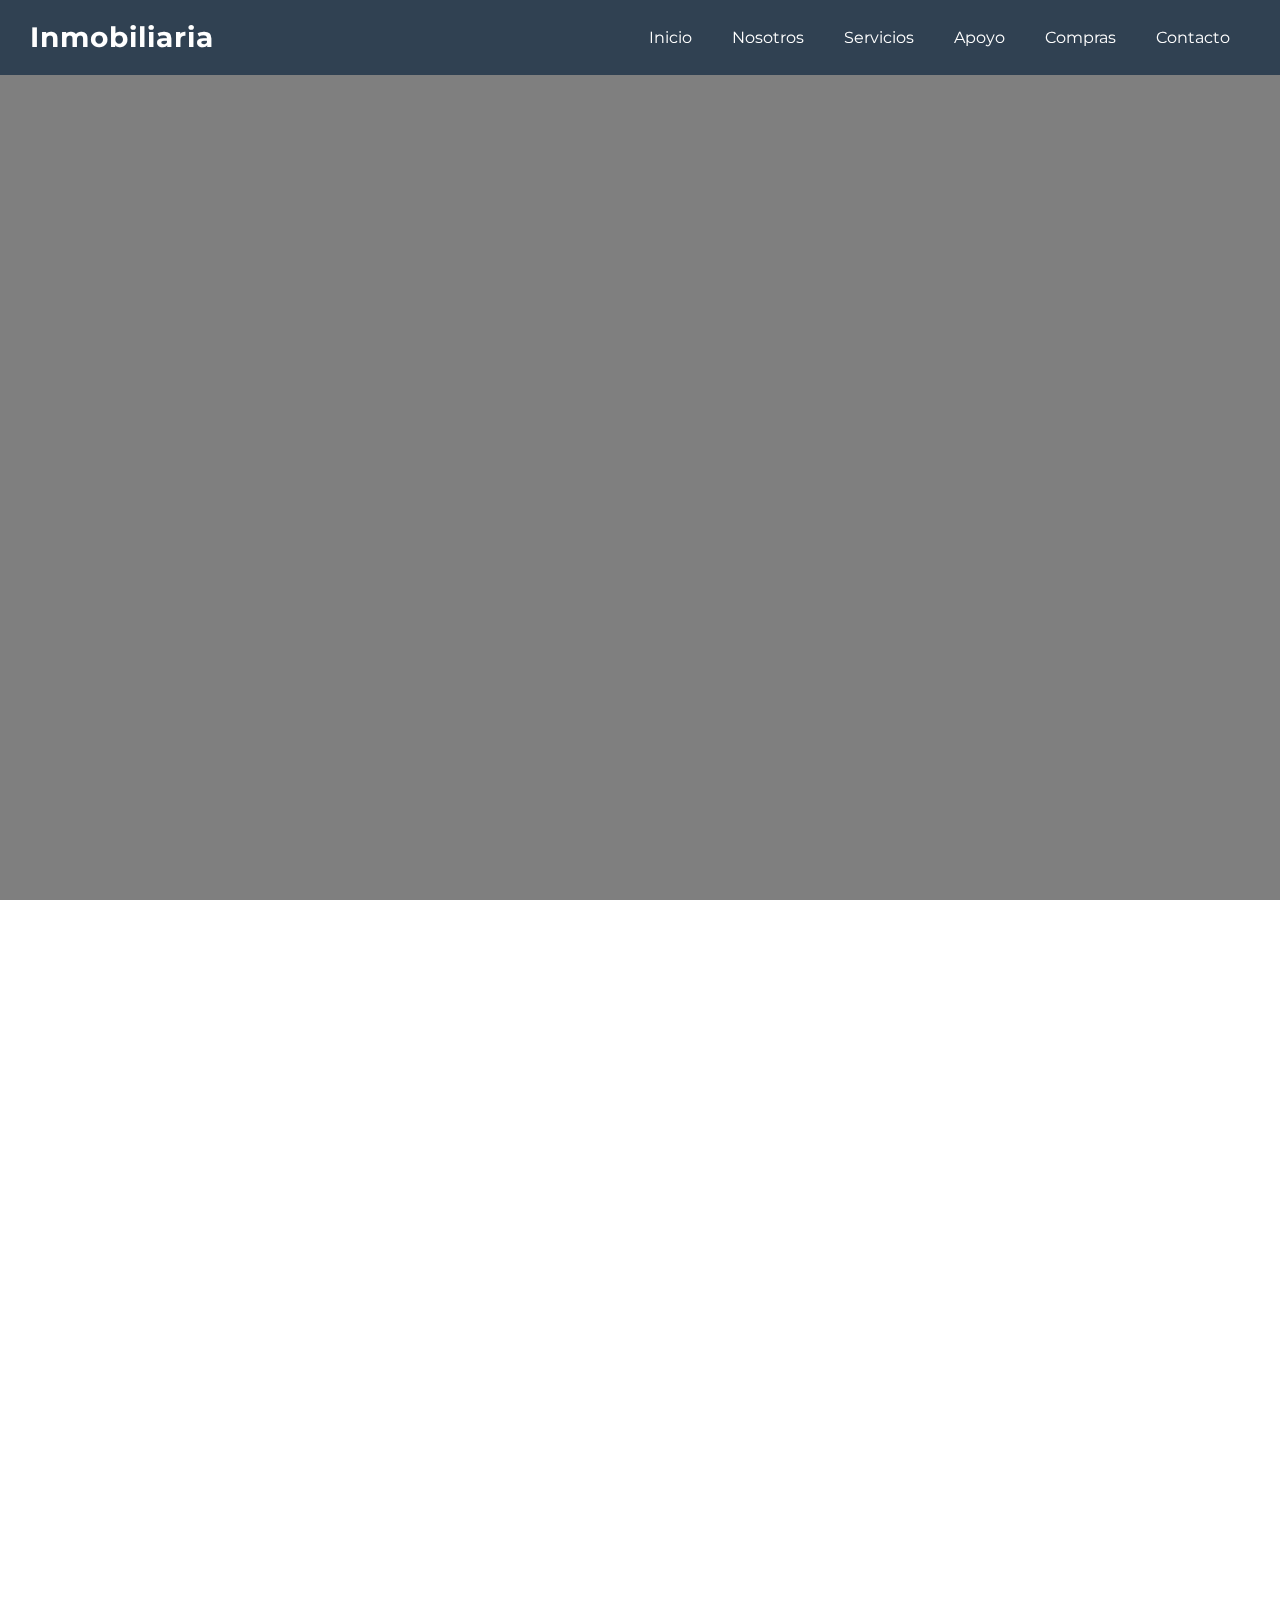
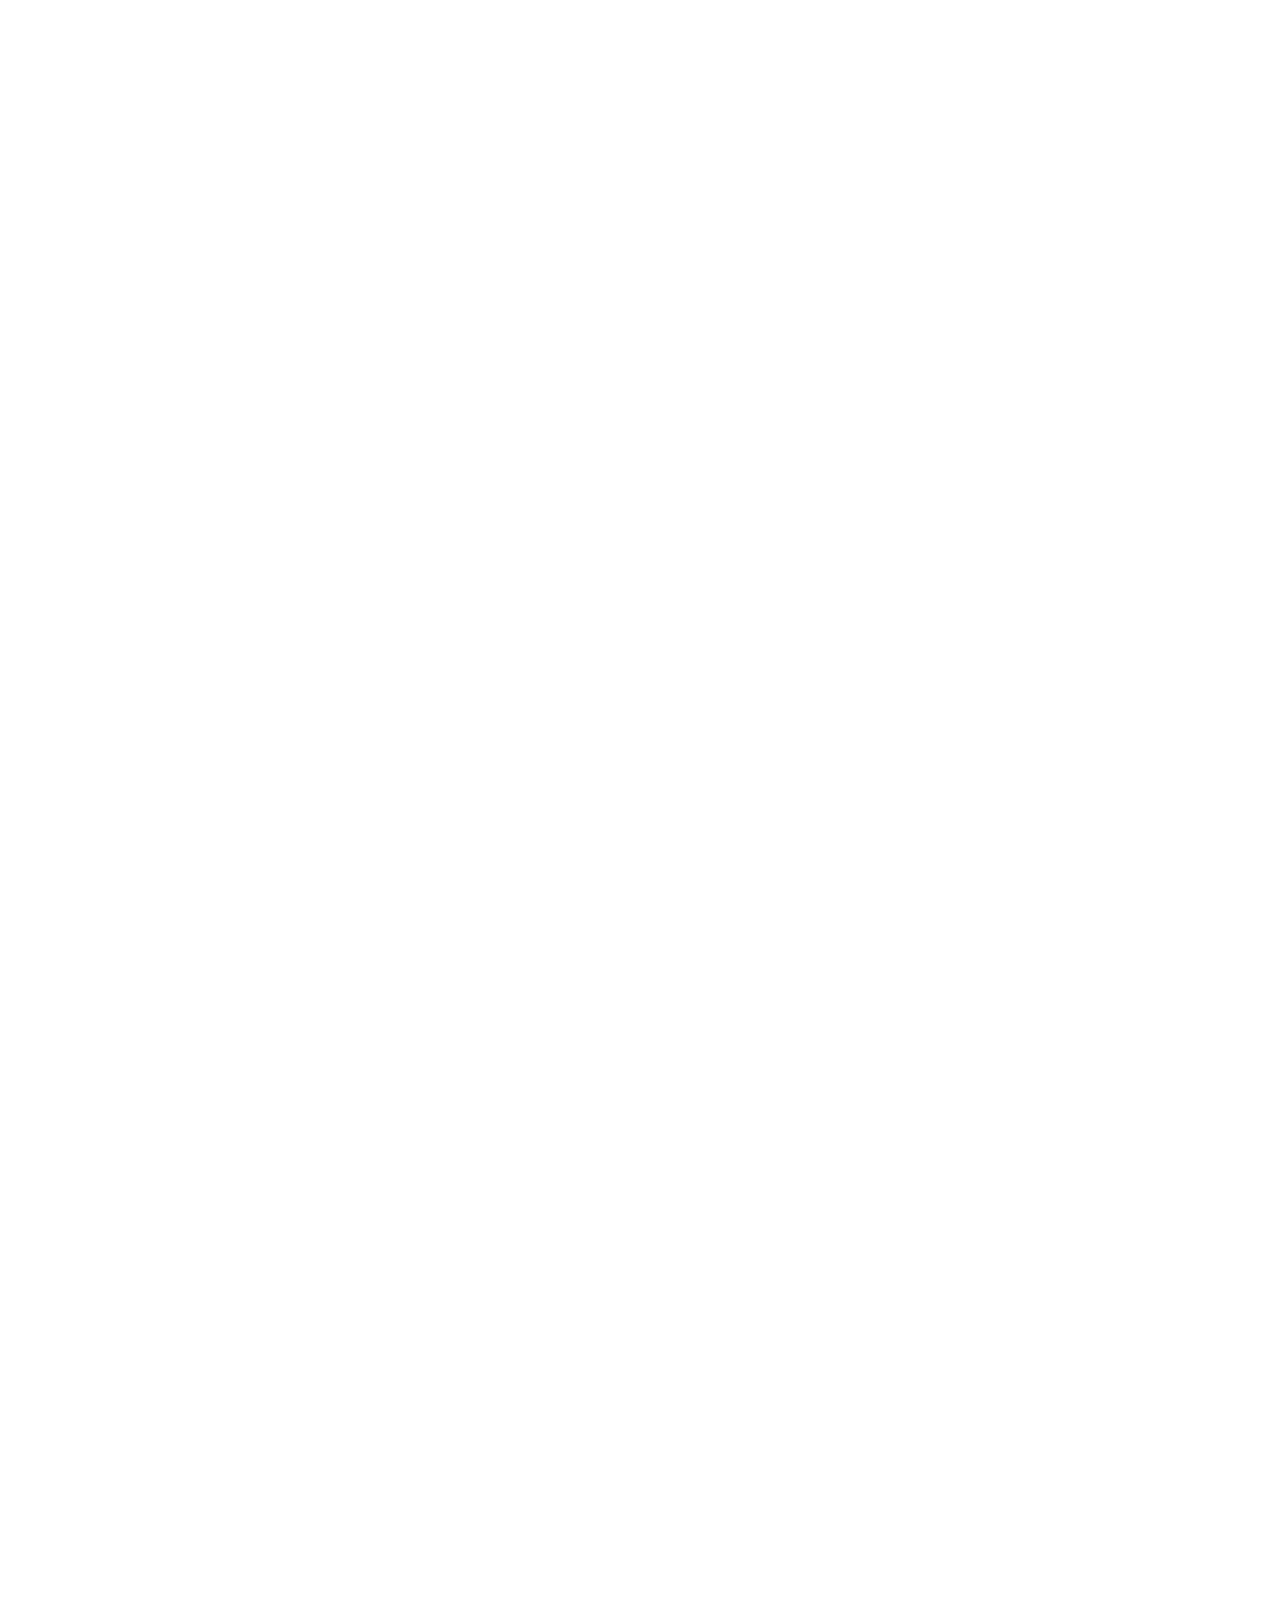
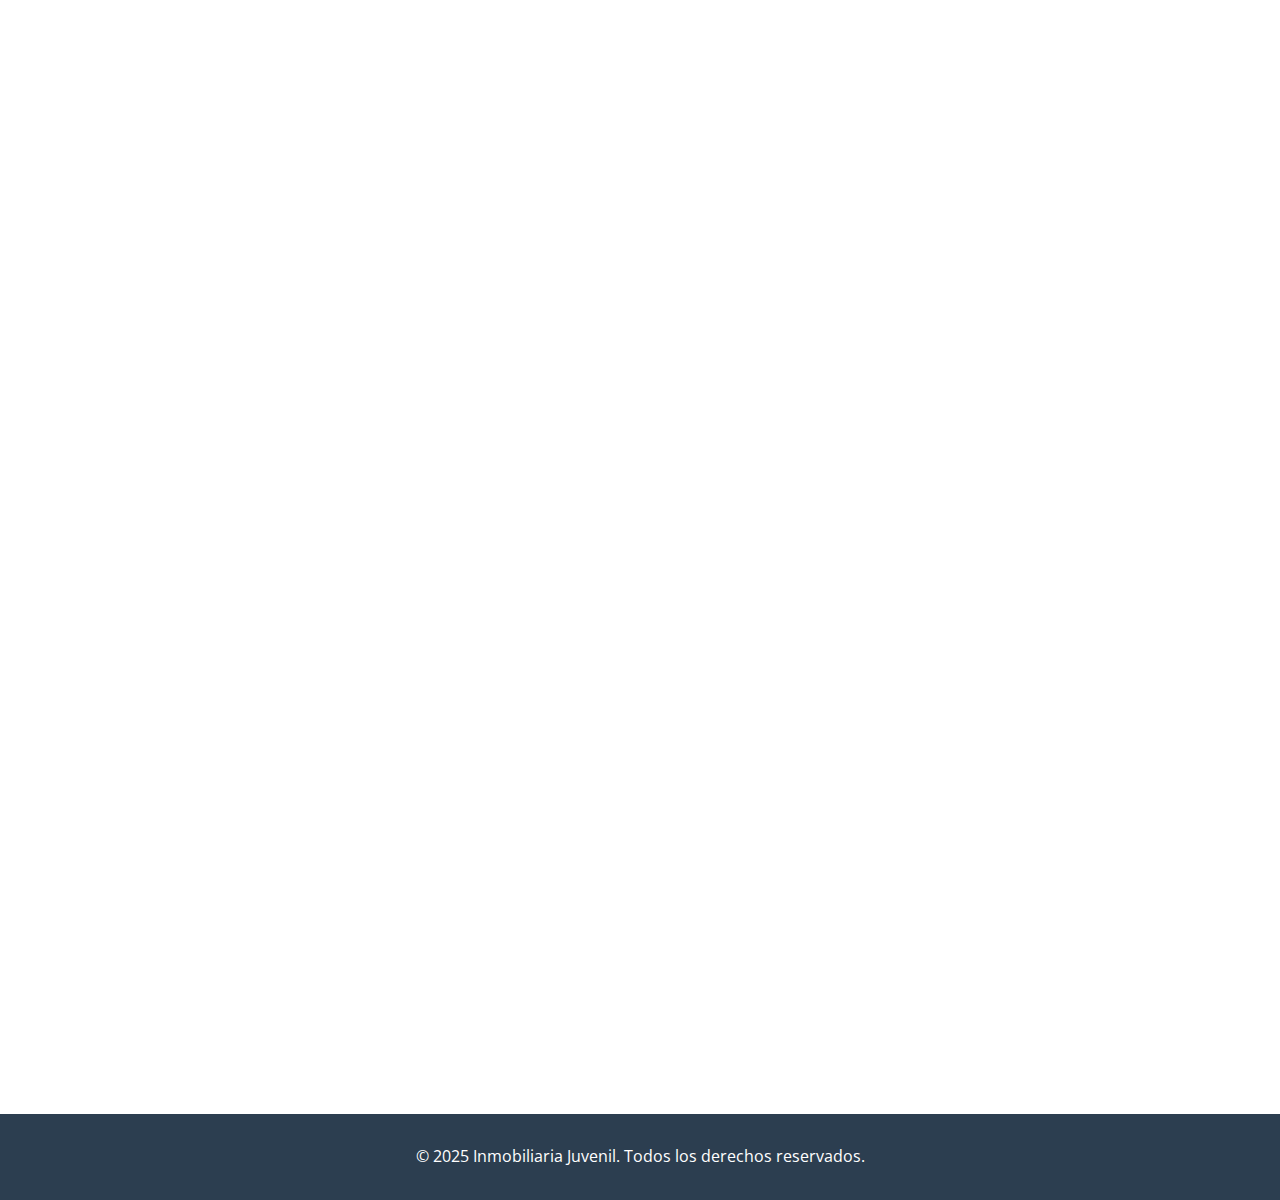
<file: index.html>
<!DOCTYPE html>
<html lang="es">
<head>
    <meta charset="UTF-8">
    <meta name="viewport" content="width=device-width, initial-scale=1.0">
    <meta name="description" content="Cuna de Piedra - Artesanía en piedra natural para transformar tus espacios">
    <title>Inmobiliaria Juvenil</title>
    <link rel="stylesheet" href="styles.css">
    <link rel="icon" href="logo.ico" type="image/x-icon">
    <link href="https://fonts.googleapis.com/css2?family=Montserrat:wght@400;700&family=Open+Sans:wght@300;400&display=swap" rel="stylesheet">
</head>
<body>
    <header>
        <nav>
            <div class="logo">Inmobiliaria</div>
            <ul class="nav-links">
                <li><a href="#inicio">Inicio</a></li>
                <li><a href="#nosotros">Nosotros</a></li>
                <li><a href="#servicios">Servicios</a></li>
                <li><a href="#support">Apoyo</a></li>
                <li><a href="#compras">Compras</a></li>
                <li><a href="#contacto">Contacto</a></li>
            </ul>
            <div class="menu-toggle" aria-label="Toggle menu">☰</div>
        </nav>
        <section id="inicio" class="hero">
            <div class="hero-content">
                <h1>Bienvenidos a Inmobilaria Juvenil</h1>
                <p>Puros jóvenes. Puro talento. Puro corazón.</p>
                <a href="#contacto" class="cta-button">Contáctanos</a>
            </div>
        </section>
    </header>

    <section id="nosotros">
        <h2>Sobre Nosotros</h2>
        <p>En Impulsa Inmuebles, somos un equipo 100% de jóvenes que queremos cambiar las reglas del juego en el mundo inmobiliario.<br>
            No somos una inmobiliaria tradicional: somos una comunidad de jóvenes apasionados por el emprendimiento, la innovación y el impacto social.<br>
            Nuestra misión es simple pero poderosa: ayudar a otros jóvenes a cumplir sus sueños, ya sea comprando su primer hogar, invirtiendo en su futuro o recibiendo apoyo para continuar sus estudios.
            <br>
            Queremos que cada cliente que llegue a nosotros sienta cercanía, honestidad y confianza.<br>
            Creemos en las relaciones auténticas, en escucharte y entenderte, porque sabemos lo que es ser joven y querer salir adelante.</p><br>
            <h2>Nuestro impacto social</h2>
        <h3> En cada venta o renta, el 15% de nuestras ganancias netas se destina directamente a programas que apoyan a jóvenes: </h3>
        <p> •   Becas universitarias
    •   Cursos y formación técnica
    •   Talleres de desarrollo personal y profesional
    •   Apoyo para materiales escolares
    •   Proyectos comunitarios liderados por jóvenes <br>
    Queremos ser una inmobiliaria que no solo hable de impacto social, sino que lo practique todos los días.<br>
    Cuando eliges comprar o vender con nosotros, te unes a un movimiento que construye futuro.
</p><br>
    <h2> Nuestra visión y valores </h2>
    <p> ✔ Somos jóvenes y creemos en el talento joven.<br>
✔ Somos innovadores porque nos atrevemos a romper moldes.<br>
✔ Somos comprometidos porque queremos dejar huella.<br>
✔ Somos solidarios porque sabemos que solo crecemos si todos crecemos. <br>
Queremos construir un movimiento, no solo una inmobiliaria.
Queremos demostrar que la juventud puede liderar con propósito, responsabilidad y corazón.
<br>
Buscamos inspirar a otras empresas a sumarse al cambio y demostrar que se puede hacer negocio con ética, transparencia y empatía.
</p>
    </section>

    <section id="servicios">
        <h2>¿Qué hacemos?</h2>
        <h3>Ofrecemos casas, departamentos y espacios pensados para la nueva generación.
            Pero lo hacemos distinto a todos los demás:</h3> <br>
        <div class="services-grid">
            <div class="service-card">
                <h3>Podcast inmobiliario único</h3>
                <p>Cada propiedad que ofrecemos la mostramos no solo con fotos, sino también con un podcast.
En cada episodio te contamos sobre la casa, su historia, su barrio, y además hablamos de política, economía, emprendimiento, cultura y los temas que nos preocupan y nos apasionan.</p>
            </div>
            <div class="service-card">
                <h3>Tecnología y cercanía</h3>
                <p>Usamos redes sociales, recorridos virtuales, lives, reels y herramientas digitales para que buscar casa sea fácil, ágil y divertido.
Aquí no hay máscaras: somos jóvenes ayudando a jóvenes.</p>
            </div>
        </div>
    </section>

    <section id="support">
            <h2>¿Por qué apoyar a los jóvenes?</h2>
            <p>Porque los jóvenes son el presente y el futuro de México. Son el motor que mueve nuestras ciudades, nuestras familias, nuestras comunidades.</p>
            <p>Apoyar a los jóvenes no es un acto de caridad: es una inversión en el país que queremos construir.</p>
            <div class="services-grid">
                <div class="service-card">
                    <p>👉 Son el pilar de México: serán quienes trabajen, emprendan y lideren. Si no los apoyamos hoy, ¿cómo esperamos que sostengan el país mañana?</p>
                </div>
                <div class="service-card">
                    <p>👉 Porque sin estudios ni oportunidades, crecen los riesgos: jóvenes sin acceso a estudios o trabajo digno pueden caer en redes de delincuencia, violencia o adicciones.</p>
                </div>
                <div class="service-card">
                    <p>👉 Porque tienen talento y ganas, solo necesitan herramientas: lo que falta no es capacidad, es acceso.</p>
                </div>
                <div class="service-card">
                    <p>👉 Porque los jóvenes son el cambio: traen ideas frescas, soluciones creativas y energía para transformar.</p>
                </div>
                <div class="service-card">
                    <p>👉 Porque apoyar a un joven impacta a toda una familia: ayudas a romper cadenas de pobreza y abrir puertas a un futuro diferente.</p>
                </div>
                <div class="service-card">
                    <p>👉 Porque México los necesita: un país fuerte necesita jóvenes preparados, motivados y comprometidos.</p>
                </div>
            </div> <br>
            <p><strong>💡 Apoyar a los jóvenes no es opcional, es urgente.</strong></p>
            <p>Cada peso invertido en un joven es un peso invertido en paz, desarrollo y esperanza para México.</p>
        </section>

        <!-- casas y deptos-->
      <section class="cuadrado" id="compras">
        <div class="container">
            <div class="section-title">
                <h2>Casas y departamentos</h2>
                <p>¡Conoce a nuestras opciones!</p>
            </div>
            <div class="cuadro-grid">
                <div class="cuadro-card">
                    <a href="segunda/casas.html" class="cuadro-avatar">
                    <img src="images/casa.jpeg" alt="Casas Deptos">
                </a>
                </div>
            </div>
        </div>
    </section>

    <section id="contacto">
        <h2>Contacto</h2>
        <p>¿Listo para transformar tu espacio? ¡Contáctanos hoy!</p>
        <div class="contact-info">
            <p><strong>Email:</strong> <a href="mailto:info@inmobiliariajuvenil.com">info@inmobiliariajuvenil.com</a></p>
            <p><strong>Teléfono:</strong> <a href="tel:+525585786269">+52 55 8578 6269</a></p>
            <p><strong>Dirección:</strong> Plaza Carso, Polanco, CDMX</p>
        </div>
    </section>
    <footer>
        <p>© 2025 Inmobiliaria Juvenil. Todos los derechos reservados.</p>
    </footer>

    <script src="script.js"></script>
</body>

</html>
</file>
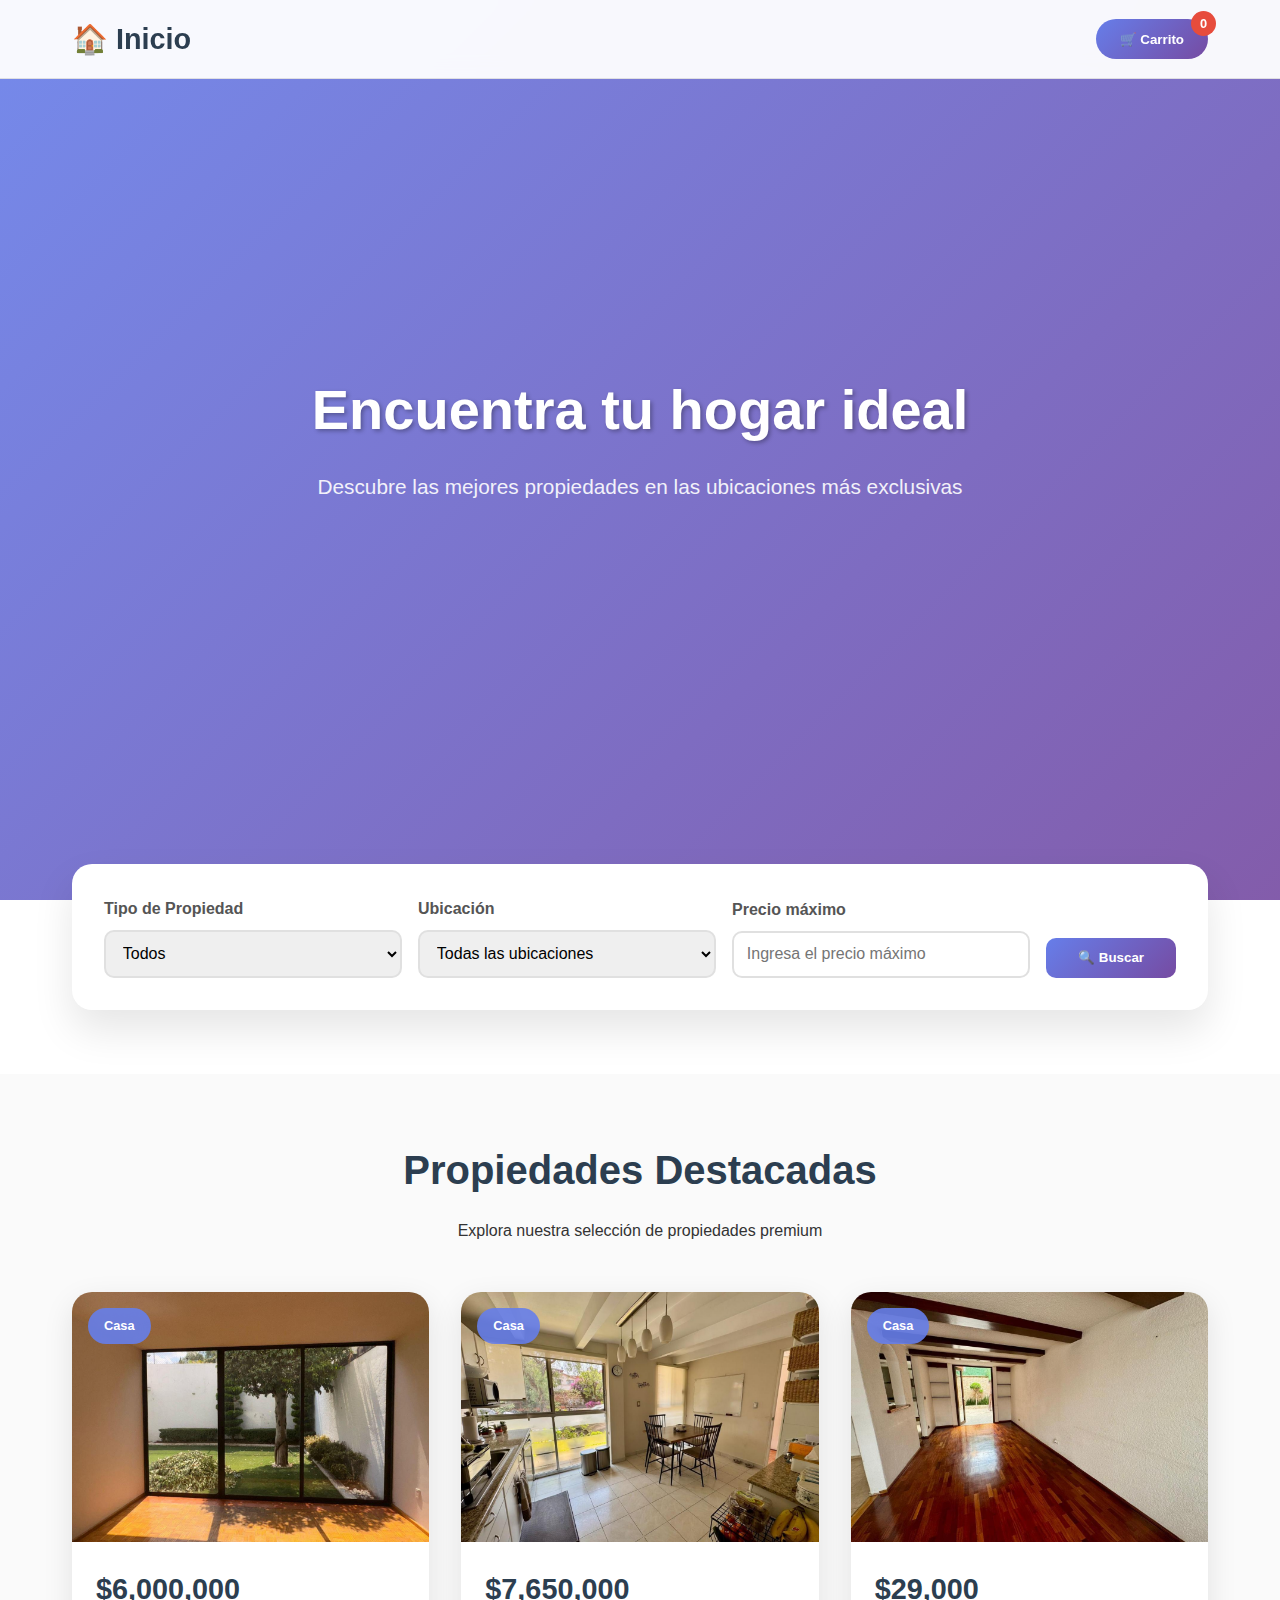
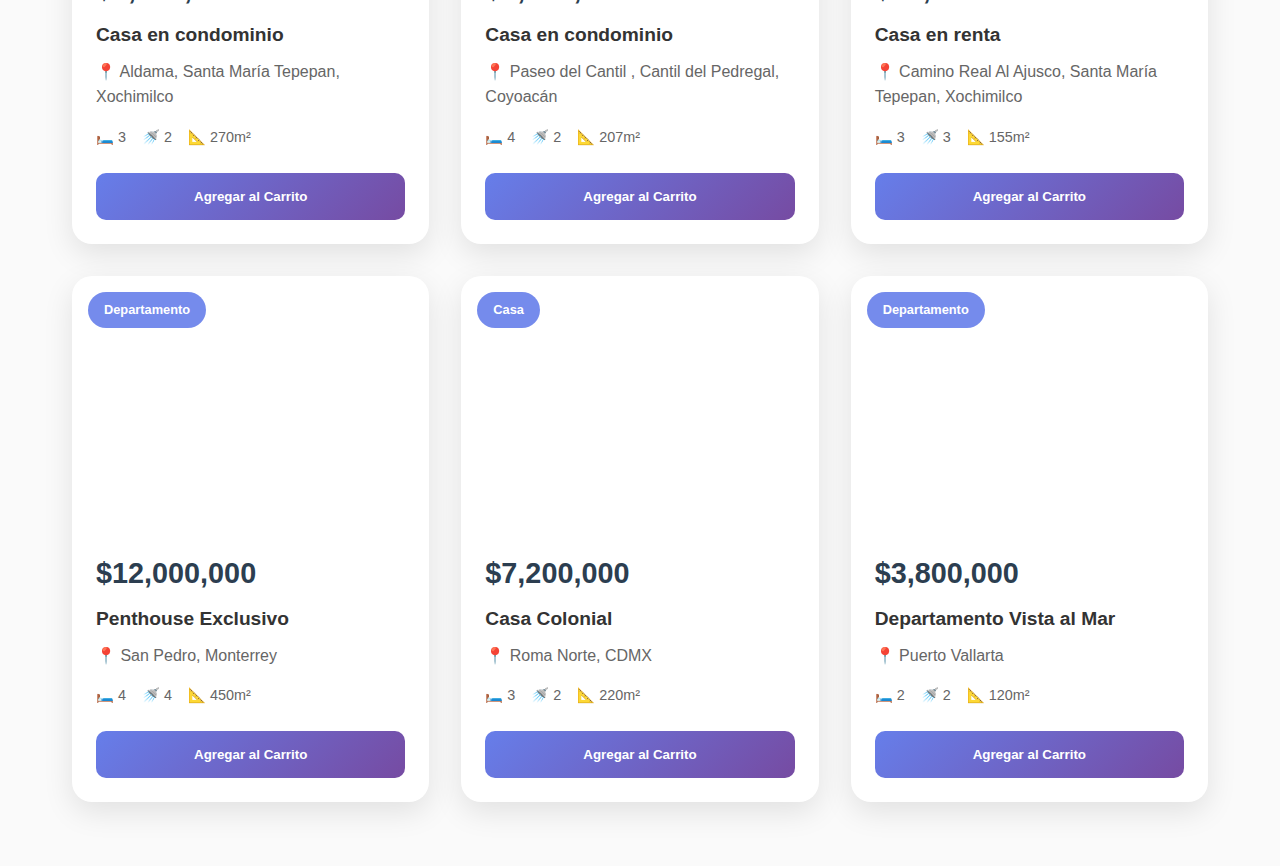
<file: segunda/casas.html>
<!DOCTYPE html>
<html lang="es">
<head>
    <meta charset="UTF-8">
    <meta name="viewport" content="width=device-width, initial-scale=1.0">
    <title>Casas y Departamentos</title>
    <link rel="stylesheet" href="styles.css">
</head>
<body>
    <header class="header">
        <nav class="nav">
            <a href="../index.html" class="logo">🏠 Inicio</a>
            <button class="cart-btn" onclick="toggleCart()">
                🛒 Carrito
                <span class="cart-count" id="cartCount">0</span>
            </button>
        </nav>
    </header>

    <section class="hero">
        <div class="hero-content">
            <h1>Encuentra tu hogar ideal</h1>
            <p>Descubre las mejores propiedades en las ubicaciones más exclusivas</p>
        </div>
    </section>

    <section class="search-section">
        <div class="container">
            <div class="search-container">
                <form id="searchForm" class="search-form">
                    <div class="form-group">
                        <label for="propertyType">Tipo de Propiedad</label>
                        <select id="propertyType">
                            <option value="">Todos</option>
                            <option value="casa">Casa</option>
                            <option value="departamento">Departamento</option>
                        </select>
                    </div>

                    <div class="form-group">
                        <label for="location">Ubicación</label>
                        <select id="location">
                            <option value="">Todas las ubicaciones</option>
                            <option value="cdmx">Ciudad de México</option>
                            <option value="guadalajara">Guadalajara</option>
                            <option value="monterrey">Monterrey</option>
                            <option value="puerto-vallarta">Puerto Vallarta</option>
                        </select>
                    </div>

                    <div class="form-group">
                        <label for="maxPrice">Precio máximo</label>
                        <input type="number" id="maxPrice" placeholder="Ingresa el precio máximo">
                    </div>

                    <button type="submit" class="search-btn">🔍 Buscar</button>
                </form>
                <div id="searchResultsInfo" class="search-results-info"></div>
            </div>
        </div>
    </section>

    <section class="properties-section">
        <div class="container">
            <div class="section-title">
                <h2>Propiedades Destacadas</h2>
                <p>Explora nuestra selección de propiedades premium</p>
            </div>
            <div class="properties-grid" id="propertiesGrid"></div>
        </div>
    </section>

    <div class="cart-modal" id="cartModal">
        <div class="cart-content">
            <div class="cart-header">
                <h2>Carrito de Compras</h2>
                <button class="close-cart" onclick="toggleCart()">✕</button>
            </div>
            <div id="cartItems"></div>
            <div class="cart-total">
                <h3>Total: <span id="totalAmount">$0</span></h3>
                <button class="checkout-btn" onclick="checkout()">Proceder al Pago</button>
            </div>
        </div>
    </div>

    <div class="carousel-modal" id="carouselModal">
        <div class="carousel-content">
            <button class="close-carousel" onclick="closeCarousel()">✕</button>
            <div class="carousel">
                <div class="carousel-images" id="carouselImages"></div>
                <button class="carousel-prev" onclick="prevImage()">◄</button>
                <button class="carousel-next" onclick="nextImage()">►</button>
            </div>
        </div>
    </div>

    <script src="script.js"></script>
</body>
</html>
</file>
<file: styles.css>
:root {
    --primary-color: #2c3e50;
    --accent-color: #d4a373;
    --accent-hover: #b38b5e;
    --text-color: #333;
    --light-bg: #f9f9f9;
    --white: #ffffff;
    --transition: all 0.3s ease;
}

* {
    margin: 0;
    padding: 0;
    box-sizing: border-box;
}

body {
    font-family: 'Open Sans', sans-serif;
    color: var(--text-color);
    line-height: 1.6;
    scroll-behavior: smooth;
}

header {
    position: relative;
    width: 100%;
}

nav {
    position: fixed;
    top: 0;
    width: 100%;
    background: rgba(44, 62, 80, 0.95);
    padding: 15px 0;
    z-index: 1000;
    display: flex;
    justify-content: space-between;
    align-items: center;
    backdrop-filter: blur(5px);
}

.logo {
    color: var(--white);
    font-family: 'Montserrat', sans-serif;
    font-size: 28px;
    font-weight: 700;
    margin-left: 30px;
    letter-spacing: 1px;
}

.nav-links {
    list-style: none;
    display: flex;
    margin: 0 30px;
    padding: 0;
}

.nav-links li {
    margin: 0 20px;
}

.nav-links a {
    color: var(--white);
    text-decoration: none;
    font-family: 'Montserrat', sans-serif;
    font-size: 16px;
    font-weight: 400;
    transition: var(--transition);
}

.nav-links a:hover {
    color: var(--accent-color);
}

.menu-toggle {
    display: none;
    color: var(--white);
    font-size: 28px;
    margin-right: 30px;
    cursor: pointer;
    transition: var(--transition);
}

.menu-toggle:hover {
    color: var(--accent-color);
}

.hero {
    height: 100vh;
    background: linear-gradient(rgba(0, 0, 0, 0.5), rgba(0, 0, 0, 0.5)), url('https://via.placeholder.com/1920x1080') no-repeat center center/cover;
    display: flex;
    justify-content: center;
    align-items: center;
    text-align: center;
    color: var(--white);
    padding: 0 20px;
}

.hero-content {
    transform: translateY(20px);
    opacity: 0;
    animation: fadeInUp 1s ease forwards;
}

.hero h1 {
    font-family: 'Montserrat', sans-serif;
    font-size: 52px;
    margin-bottom: 20px;
    font-weight: 700;
}

.hero p {
    font-size: 24px;
    margin-bottom: 30px;
    font-weight: 300;
}

.cta-button {
    background: var(--accent-color);
    color: var(--white);
    padding: 15px 40px;
    text-decoration: none;
    border-radius: 50px;
    font-family: 'Montserrat', sans-serif;
    font-size: 18px;
    transition: var(--transition);
    display: inline-block;
}

.cta-button:hover {
    background: var(--accent-hover);
    transform: translateY(-2px);
}

section {
    padding: 80px 20px;
    text-align: center;
    opacity: 0;
    transform: translateY(20px);
    transition: var(--transition);
}

section.animate {
    opacity: 1;
    transform: translateY(0);
}

section h2 {
    font-family: 'Montserrat', sans-serif;
    font-size: 40px;
    margin-bottom: 30px;
    color: var(--primary-color);
}

.services-grid {
    display: grid;
    grid-template-columns: repeat(auto-fit, minmax(280px, 1fr));
    gap: 30px;
    max-width: 1200px;
    margin: 0 auto;
}

.service-card {
    background: var(--light-bg);
    padding: 30px;
    border-radius: 15px;
    box-shadow: 0 6px 12px rgba(0, 0, 0, 0.1);
    transition: var(--transition);
}

.service-card:hover {
    transform: translateY(-5px);
    box-shadow: 0 8px 16px rgba(0, 0, 0, 0.15);
}

.service-card h3 {
    font-family: 'Montserrat', sans-serif;
    font-size: 24px;
    margin-bottom: 15px;
    color: var(--primary-color);
}

.contact-info {
    max-width: 600px;
    margin: 30px auto;
}

.contact-info p {
    margin: 15px 0;
    font-size: 18px;
}

.contact-info a {
    color: var(--accent-color);
    text-decoration: none;
    transition: var(--transition);
}

.contact-info a:hover {
    color: var(--accent-hover);
}

footer {
    background: var(--primary-color);
    color: var(--white);
    text-align: center;
    padding: 30px;
    font-size: 16px;
}

@keyframes fadeInUp {
    to {
        opacity: 1;
        transform: translateY(0);
    }
}

@media (max-width: 768px) {
    .nav-links {
        display: none;
        flex-direction: column;
        position: absolute;
        top: 70px;
        left: 0;
        width: 100%;
        background: rgba(44, 62, 80, 0.95);
        padding: 20px 0;
    }

    .nav-links.active {
        display: flex;
    }

    .nav-links li {
        margin: 15px 0;
    }

    .menu-toggle {
        display: block;
    }

    .hero h1 {
        font-size: 36px;
    }

    .hero p {
        font-size: 18px;
    }

    section {
        padding: 60px 20px;
    }
}

@media (max-width: 480px) {
    .logo {
        font-size: 24px;
        margin-left: 20px;
    }

    .menu-toggle {
        margin-right: 20px;
    }

    .hero h1 {
        font-size: 28px;
    }

    .hero p {
        font-size: 16px;
    }

    .cta-button {
        padding: 12px 30px;
        font-size: 16px;
    }
}

.cuadrado::before {
            content: '';
            position: absolute;
            top: 0;
            left: 0;
            right: 0;
            bottom: 0;
            background: rgba(0, 0, 0, 0.1);
            z-index: 1;
        }
        
        .container {
            max-width: 1200px;
            margin: 0 auto;
            padding: 0 20px;
            position: relative;
            z-index: 2;
        }
        
        .section-title {
            text-align: center;
            margin-bottom: 60px;
        }
        
        .section-title h2 {
            font-size: 3rem;
            color: #fff;
            margin-bottom: 20px;
            font-weight: 700;
            text-shadow: 2px 2px 4px rgba(0, 0, 0, 0.3);
            animation: fadeInDown 1s ease-out;
        }
        
        .section-title p {
            font-size: 1.2rem;
            color: rgba(0, 0, 0, 1)
            max-width: 600px;
            margin: 0 auto;
            animation: fadeInUp 1s ease-out 0.3s both;
        }
        
        .cuadro-grid {
            display: flex;
            justify-content: center;
            margin-top: 50px;
        }
        
        .cuadro-card {
            background: rgba(255, 255, 255, 0.95);
            border-radius: 20px;
            padding: 40px 30px;
            text-align: center;
            box-shadow: 0 20px 40px rgba(0, 0, 0, 0.1);
            transition: all 0.4s cubic-bezier(0.175, 0.885, 0.32, 1.275);
            position: relative;
            overflow: hidden;
            animation: fadeInUp 0.8s ease-out;
        }
        
        .cuadro-card:hover {
            transform: translateY(-10px) scale(1.02);
            box-shadow: 0 30px 60px rgba(0, 0, 0, 0.2);
        }
        
        .cuadro-avatar {
            width: 120px;
            height: 120px;
            border-radius: 50%;
            margin: 0 auto 25px;
            position: relative;
            overflow: hidden;
            border: 5px solid #fff;
            box-shadow: 0 10px 25px rgba(0, 0, 0, 0.15);
            transition: transform 0.3s ease;
        }
        
        .cuadro-card:hover .cuadro-avatar {
            transform: scale(1.1);
        }
        
        .cuadro-avatar img {
            width: 100%;
            height: 100%;
            object-fit: cover;
            transition: transform 0.3s ease;
        }
        
        .cuadro-card:hover .cuadro-avatar img {
            transform: scale(1.1);
        }
        
        .cuadro-info h3 {
            font-size: 1.5rem;
            color: #333;
            margin-bottom: 10px;
            font-weight: 600;
        }
        
        .cuadro-role {
            color: #667eea;
            font-size: 1rem;
            font-weight: 500;
            margin-bottom: 15px;
            text-transform: uppercase;
            letter-spacing: 1px;
        }
        
        .cuadro-description {
            color: #666;
            font-size: 0.95rem;
            line-height: 1.6;
            margin-bottom: 25px;
        }
        
        @keyframes fadeInDown {
            from {
                opacity: 0;
                transform: translateY(-30px);
            }
            to {
                opacity: 1;
                transform: translateY(0);
            }
        }
        
        @keyframes fadeInUp {
            from {
                opacity: 0;
                transform: translateY(30px);
            }
            to {
                opacity: 1;
                transform: translateY(0);
            }
        }
        
        @media (max-width: 768px) {
            .cuadro-section {
                padding: 60px 0;
            }
            
            .section-title h2 {
                font-size: 2.5rem;
            }
            
            .cuadro-grid {
                justify-content: center;
            }
            
            .cuadro-card {
                padding: 30px 20px;
            }
        }
</file>
<file: segunda/styles.css>
* {
    margin: 0;
    padding: 0;
    box-sizing: border-box;
}

body {
    font-family: 'Segoe UI', Tahoma, Geneva, Verdana, sans-serif;
    line-height: 1.6;
    color: #333;
    background: #fafafa;
}

/* Header */
.header {
    background: rgba(255, 255, 255, 0.95);
    padding: 1rem 0;
    position: fixed;
    width: 100%;
    top: 0;
    z-index: 1000;
    backdrop-filter: blur(10px);
    border-bottom: 1px solid rgba(0, 0, 0, 0.1);
}

.nav {
    max-width: 1200px;
    margin: 0 auto;
    display: flex;
    justify-content: space-between;
    align-items: center;
    padding: 0 2rem;
}

.logo {
    font-size: 1.8rem;
    font-weight: 700;
    color: #2c3e50;
    text-decoration: none;
}

.cart-btn {
    position: relative;
    background: linear-gradient(135deg, #667eea 0%, #764ba2 100%);
    color: white;
    border: none;
    padding: 0.8rem 1.5rem;
    border-radius: 50px;
    cursor: pointer;
    transition: all 0.3s ease;
    font-weight: 600;
}

.cart-btn:hover {
    transform: translateY(-2px);
    box-shadow: 0 10px 20px rgba(102, 126, 234, 0.3);
}

.cart-count {
    position: absolute;
    top: -8px;
    right: -8px;
    background: #e74c3c;
    color: white;
    border-radius: 50%;
    width: 25px;
    height: 25px;
    display: flex;
    align-items: center;
    justify-content: center;
    font-size: 0.8rem;
    font-weight: bold;
}

/* Hero Section */
.hero {
    height: 100vh;
    background: linear-gradient(135deg, rgba(102, 126, 234, 0.9), rgba(118, 75, 162, 0.9)),
                url('https://images.unsplash.com/photo-1560448204-e02f11c3d0e2?w=1920&h=1080&fit=crop') center/cover;
    display: flex;
    align-items: center;
    justify-content: center;
    text-align: center;
    color: white;
}

.hero-content h1 {
    font-size: 3.5rem;
    margin-bottom: 1rem;
    font-weight: 700;
    text-shadow: 2px 2px 4px rgba(0, 0, 0, 0.3);
}

.hero-content p {
    font-size: 1.3rem;
    margin-bottom: 2rem;
    opacity: 0.9;
}

/* Search Section */
.search-section {
    padding: 4rem 0;
    background: white;
}

.container {
    max-width: 1200px;
    margin: 0 auto;
    padding: 0 2rem;
}

.search-container {
    background: white;
    padding: 2rem;
    border-radius: 20px;
    box-shadow: 0 20px 40px rgba(0, 0, 0, 0.1);
    margin-top: -100px;
    position: relative;
    z-index: 100;
}

.search-form {
    display: grid;
    grid-template-columns: 1fr 1fr 1fr auto;
    gap: 1rem;
    align-items: end;
}

.form-group {
    display: flex;
    flex-direction: column;
}

.form-group label {
    margin-bottom: 0.5rem;
    font-weight: 600;
    color: #555;
}

.form-group select,
.form-group input {
    padding: 0.8rem;
    border: 2px solid #e0e0e0;
    border-radius: 10px;
    font-size: 1rem;
    transition: border-color 0.3s ease;
}

.form-group select:focus,
.form-group input:focus {
    outline: none;
    border-color: #667eea;
}

.search-btn {
    background: linear-gradient(135deg, #667eea 0%, #764ba2 100%);
    color: white;
    border: none;
    padding: 0.8rem 2rem;
    border-radius: 10px;
    cursor: pointer;
    font-weight: 600;
    transition: all 0.3s ease;
}

.search-btn:hover {
    transform: translateY(-2px);
    box-shadow: 0 10px 20px rgba(102, 126, 234, 0.3);
}

.search-results-info {
    margin-top: 1rem;
    padding: 1rem;
    background: #f8f9fa;
    border-radius: 10px;
    font-weight: 600;
    color: #666;
    text-align: center;
    display: none;
}

.search-results-info.show {
    display: block;
}

/* Properties Section */
.properties-section {
    padding: 4rem 0;
}

.section-title {
    text-align: center;
    margin-bottom: 3rem;
}

.section-title h2 {
    font-size: 2.5rem;
    color: #2c3e50;
    margin-bottom: 1rem;
}

.properties-grid {
    display: grid;
    grid-template-columns: repeat(auto-fit, minmax(350px, 1fr));
    gap: 2rem;
    margin-top: 2rem;
}

.property-card {
    background: white;
    border-radius: 20px;
    overflow: hidden;
    box-shadow: 0 10px 30px rgba(0, 0, 0, 0.1);
    transition: all 0.3s ease;
    position: relative;
    cursor: pointer;
}

.property-card:hover {
    transform: translateY(-10px);
    box-shadow: 0 20px 40px rgba(0, 0, 0, 0.15);
}

.property-image {
    width: 100%;
    height: 250px;
    background-size: cover;
    background-position: center;
    position: relative;
}

.property-type {
    position: absolute;
    top: 1rem;
    left: 1rem;
    background: rgba(102, 126, 234, 0.9);
    color: white;
    padding: 0.5rem 1rem;
    border-radius: 20px;
    font-size: 0.8rem;
    font-weight: 600;
    text-transform: capitalize;
}

.property-info {
    padding: 1.5rem;
}

.property-price {
    font-size: 1.8rem;
    font-weight: 700;
    color: #2c3e50;
    margin-bottom: 0.5rem;
}

.property-title {
    font-size: 1.2rem;
    font-weight: 600;
    margin-bottom: 0.5rem;
    color: #333;
}

.property-location {
    color: #666;
    margin-bottom: 1rem;
    display: flex;
    align-items: center;
}

.property-features {
    display: flex;
    gap: 1rem;
    margin-bottom: 1.5rem;
}

.feature {
    display: flex;
    align-items: center;
    gap: 0.3rem;
    color: #666;
    font-size: 0.9rem;
}

.add-to-cart-btn {
    width: 100%;
    background: linear-gradient(135deg, #667eea 0%, #764ba2 100%);
    color: white;
    border: none;
    padding: 1rem;
    border-radius: 10px;
    cursor: pointer;
    font-weight: 600;
    transition: all 0.3s ease;
}

.add-to-cart-btn:hover {
    transform: translateY(-2px);
    box-shadow: 0 10px 20px rgba(102, 126, 234, 0.3);
}

.add-to-cart-btn.added {
    background: #27ae60;
}

.no-results {
    text-align: center;
    padding: 4rem 2rem;
    color: #666;
}

.no-results h3 {
    font-size: 1.5rem;
    margin-bottom: 1rem;
    color: #333;
}

/* Cart Modal */
.cart-modal {
    display: none;
    position: fixed;
    top: 0;
    left: 0;
    width: 100%;
    height: 100%;
    background: rgba(0, 0, 0, 0.5);
    z-index: 2000;
    backdrop-filter: blur(5px);
}

.cart-content {
    position: absolute;
    top: 50%;
    left: 50%;
    transform: translate(-50%, -50%);
    background: white;
    padding: 2rem;
    border-radius: 20px;
    width: 90%;
    max-width: 600px;
    max-height: 80vh;
    overflow-y: auto;
}

.cart-header {
    display: flex;
    justify-content: space-between;
    align-items: center;
    margin-bottom: 2rem;
    border-bottom: 2px solid #f0f0f0;
    padding-bottom: 1rem;
}

.close-cart {
    background: none;
    border: none;
    font-size: 1.5rem;
    cursor: pointer;
    color: #666;
}

.cart-item {
    display: flex;
    gap: 1rem;
    padding: 1rem;
    border-bottom: 1px solid #f0f0f0;
}

.cart-item-image {
    width: 80px;
    height: 60px;
    background-size: cover;
    background-position: center;
    border-radius: 10px;
}

.cart-item-info {
    flex: 1;
}

.cart-item-title {
    font-weight: 600;
    margin-bottom: 0.5rem;
}

.cart-item-price {
    color: #667eea;
    font-weight: 700;
}

.remove-item {
    background: #e74c3c;
    color: white;
    border: none;
    padding: 0.5rem 1rem;
    border-radius: 5px;
    cursor: pointer;
    font-size: 0.8rem;
}

.cart-total {
    text-align: center;
    margin-top: 2rem;
    padding-top: 1rem;
    border-top: 2px solid #f0f0f0;
}

.total-amount {
    font-size: 2rem;
    font-weight: 700;
    color: #2c3e50;
}

.checkout-btn {
    width: 100%;
    background: linear-gradient(135deg, #667eea 0%, #764ba2 100%);
    color: white;
    border: none;
    padding: 1rem;
    border-radius: 10px;
    cursor: pointer;
    font-weight: 600;
    margin-top: 1rem;
    font-size: 1.1rem;
}

/* Carousel Modal */
.carousel-modal {
    display: none;
    position: fixed;
    top: 0;
    left: 0;
    width: 100%;
    height: 100%;
    background: rgba(0, 0, 0, 0.7);
    z-index: 2000;
    backdrop-filter: blur(5px);
}

.carousel-content {
    position: absolute;
    top: 50%;
    left: 50%;
    transform: translate(-50%, -50%);
    background: white;
    padding: 2rem;
    border-radius: 20px;
    width: 90%;
    max-width: 800px;
    max-height: 80vh;
    overflow: hidden;
}

.close-carousel {
    position: absolute;
    top: 1rem;
    right: 1rem;
    background: none;
    border: none;
    font-size: 1.5rem;
    cursor: pointer;
    color: #666;
}

.carousel {
    position: relative;
    width: 100%;
    height: 400px;
}

.carousel-images {
    display: flex;
    width: 100%;
    height: 100%;
    transition: transform 0.5s ease;
}

.carousel-image {
    flex: 0 0 100%;
    width: 100%;
    height: 100%;
    background-size: cover;
    background-position: center;
    border-radius: 10px;
}

.carousel-prev,
.carousel-next {
    position: absolute;
    top: 50%;
    transform: translateY(-50%);
    background: rgba(0, 0, 0, 0.5);
    color: white;
    border: none;
    padding: 1rem;
    cursor: pointer;
    font-size: 1.5rem;
    border-radius: 5px;
}

.carousel-prev {
    left: 1rem;
}

.carousel-next {
    right: 1rem;
}

.carousel-prev:hover,
.carousel-next:hover {
    background: rgba(0, 0, 0, 0.7);
}

/* Responsive */
@media (max-width: 768px) {
    .hero-content h1 {
        font-size: 2.5rem;
    }

    .search-form {
        grid-template-columns: 1fr;
        gap: 1rem;
    }

    .properties-grid {
        grid-template-columns: 1fr;
    }

    .nav {
        padding: 0 1rem;
    }

    .container {
        padding: 0 1rem;
    }

    .carousel {
        height: 300px;
    }
}

.home-btn {
    background: linear-gradient(135deg, #667eea 0%, #764ba2 100%);
    color: white;
    padding: 0.8rem 1.5rem;
    border-radius: 50px;
    text-decoration: none;
    font-weight: 600;
    transition: all 0.3s ease;
}

.home-btn:hover {
    transform: translateY(-2px);
    box-shadow: 0 10px 20px rgba(102, 126, 234, 0.3);
}
</file>
